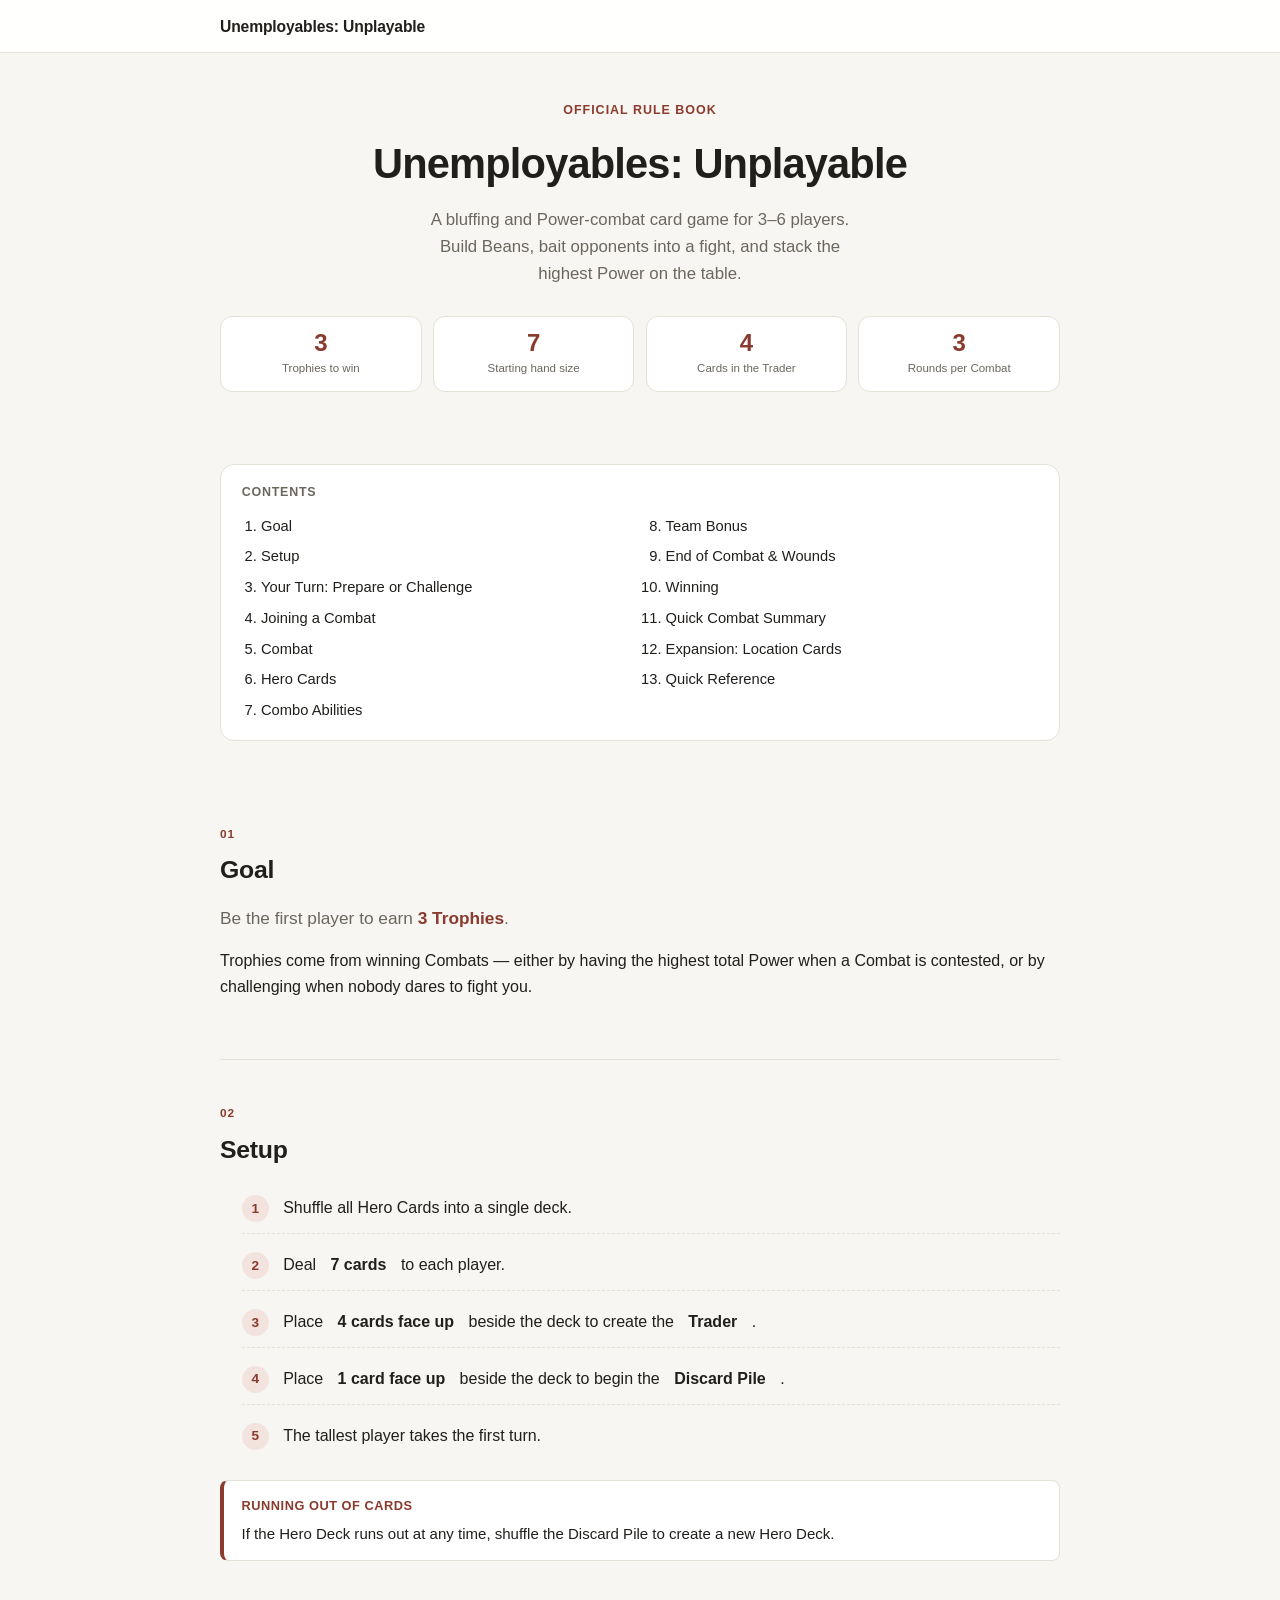
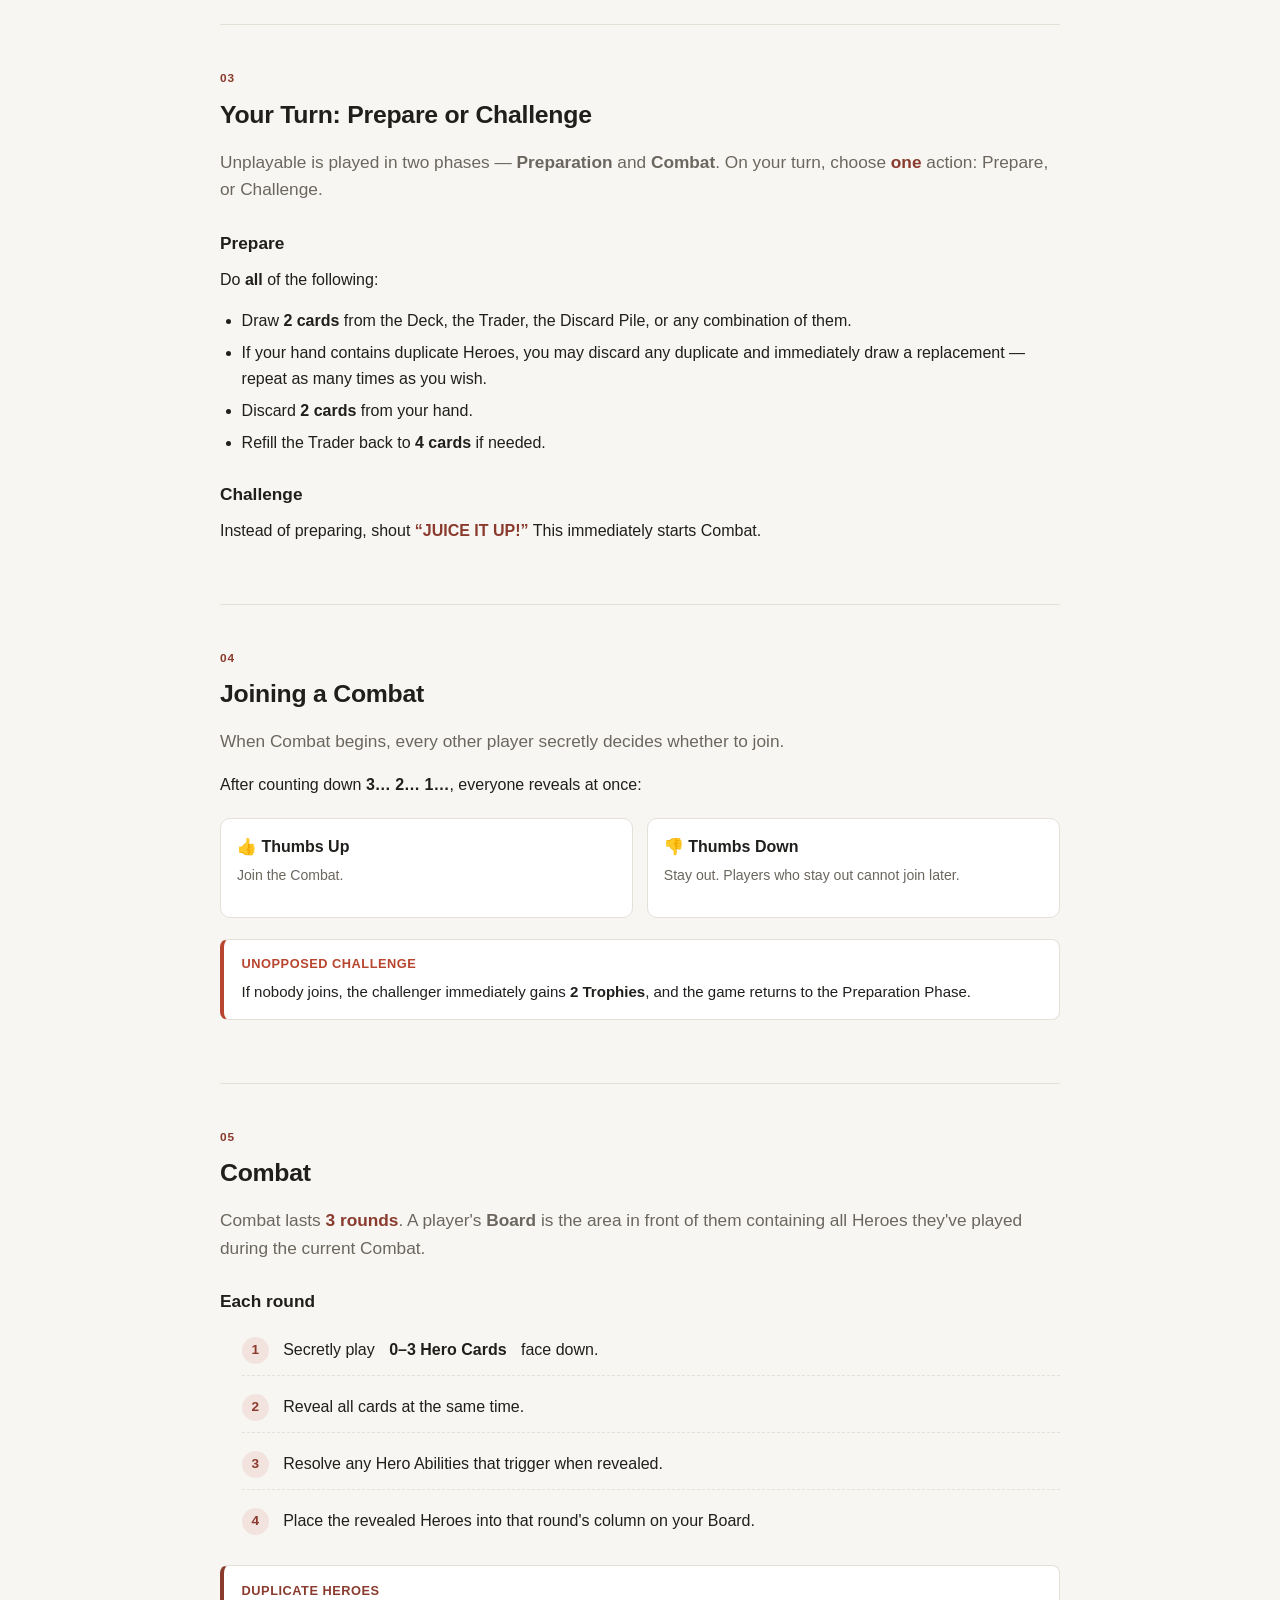
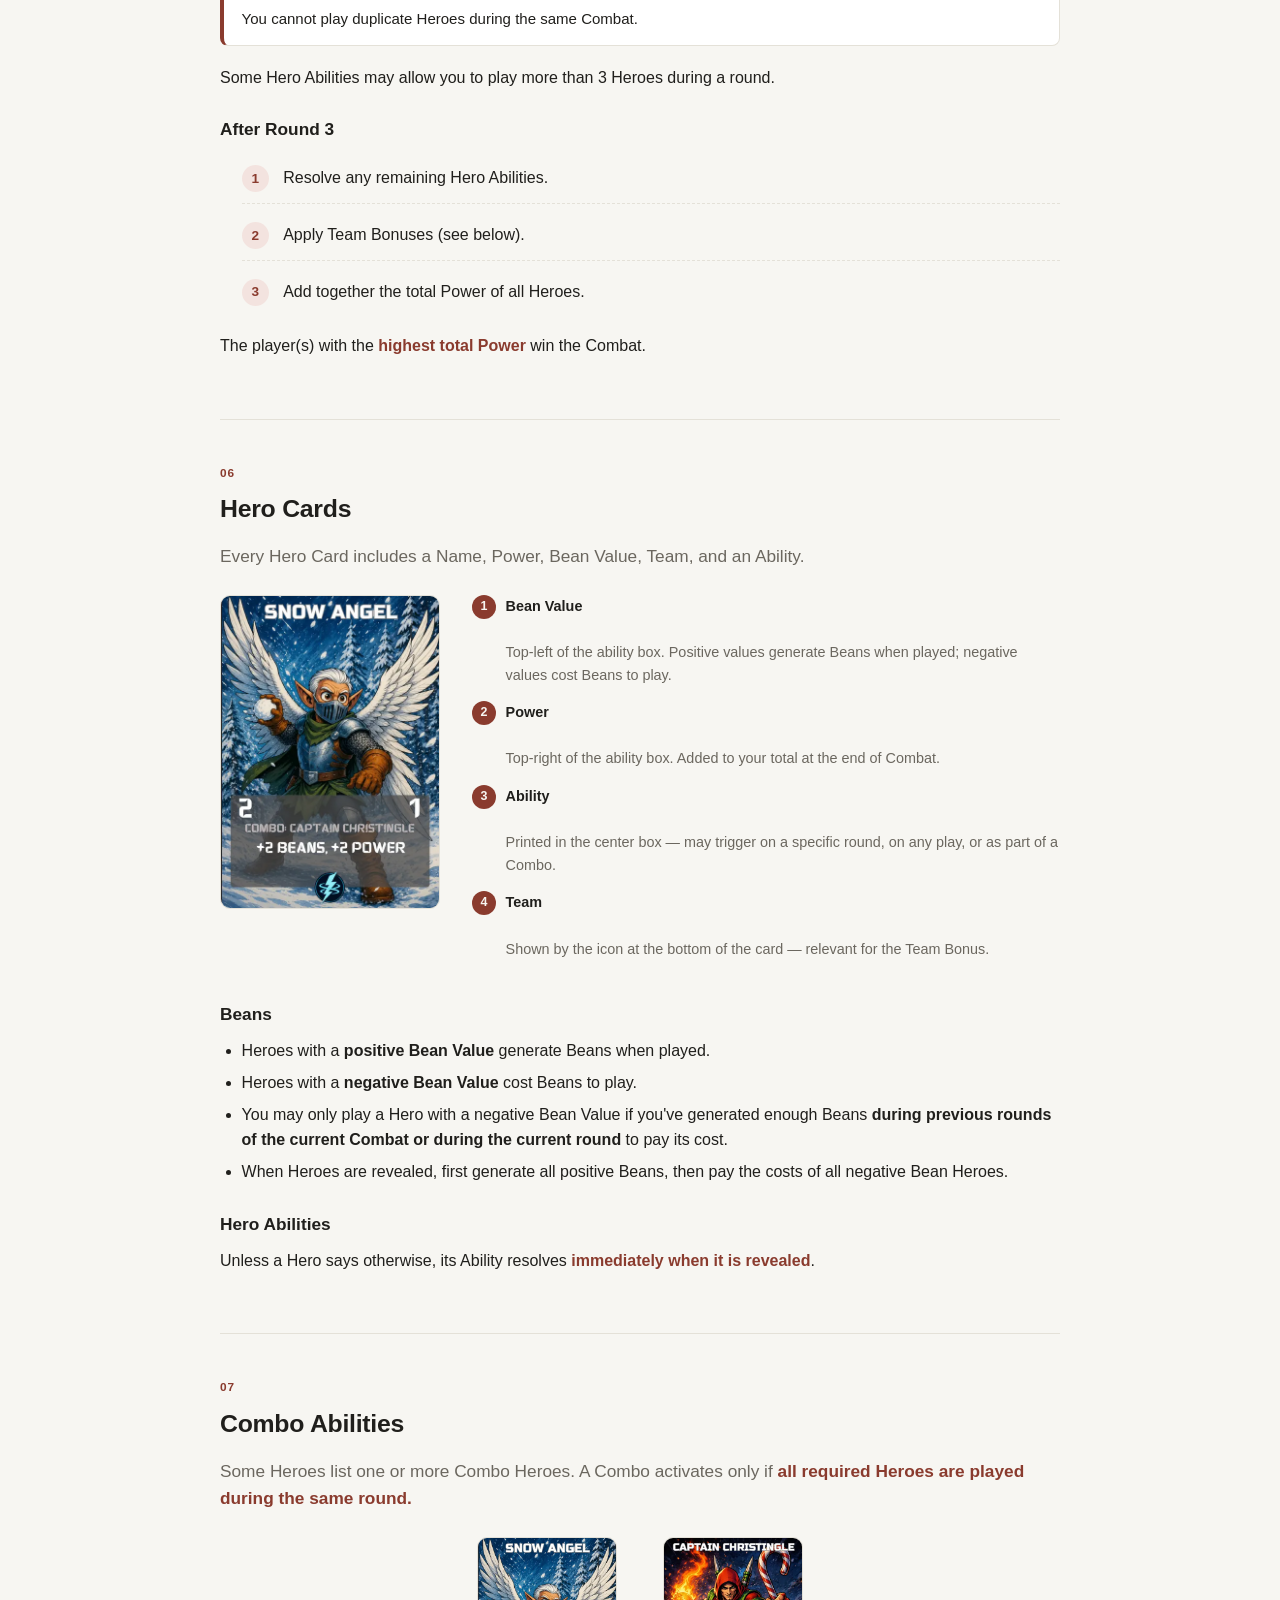
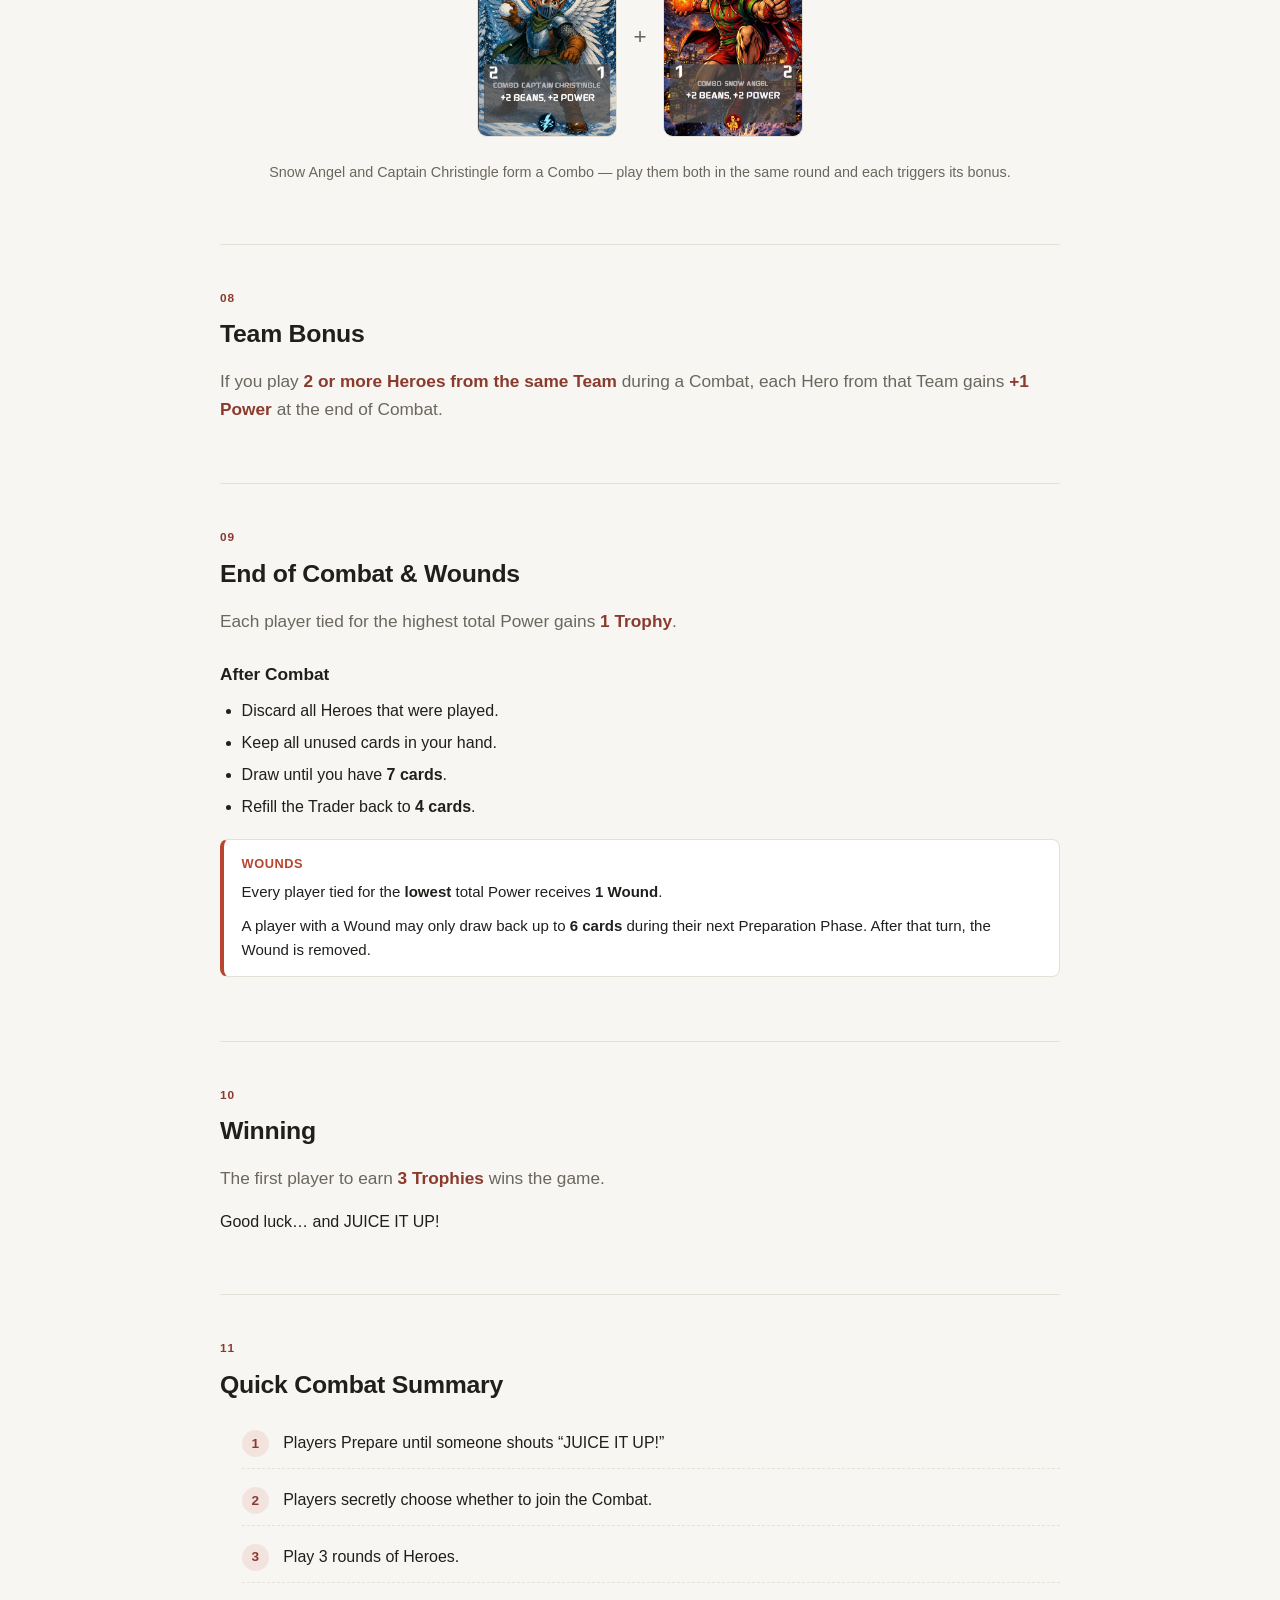
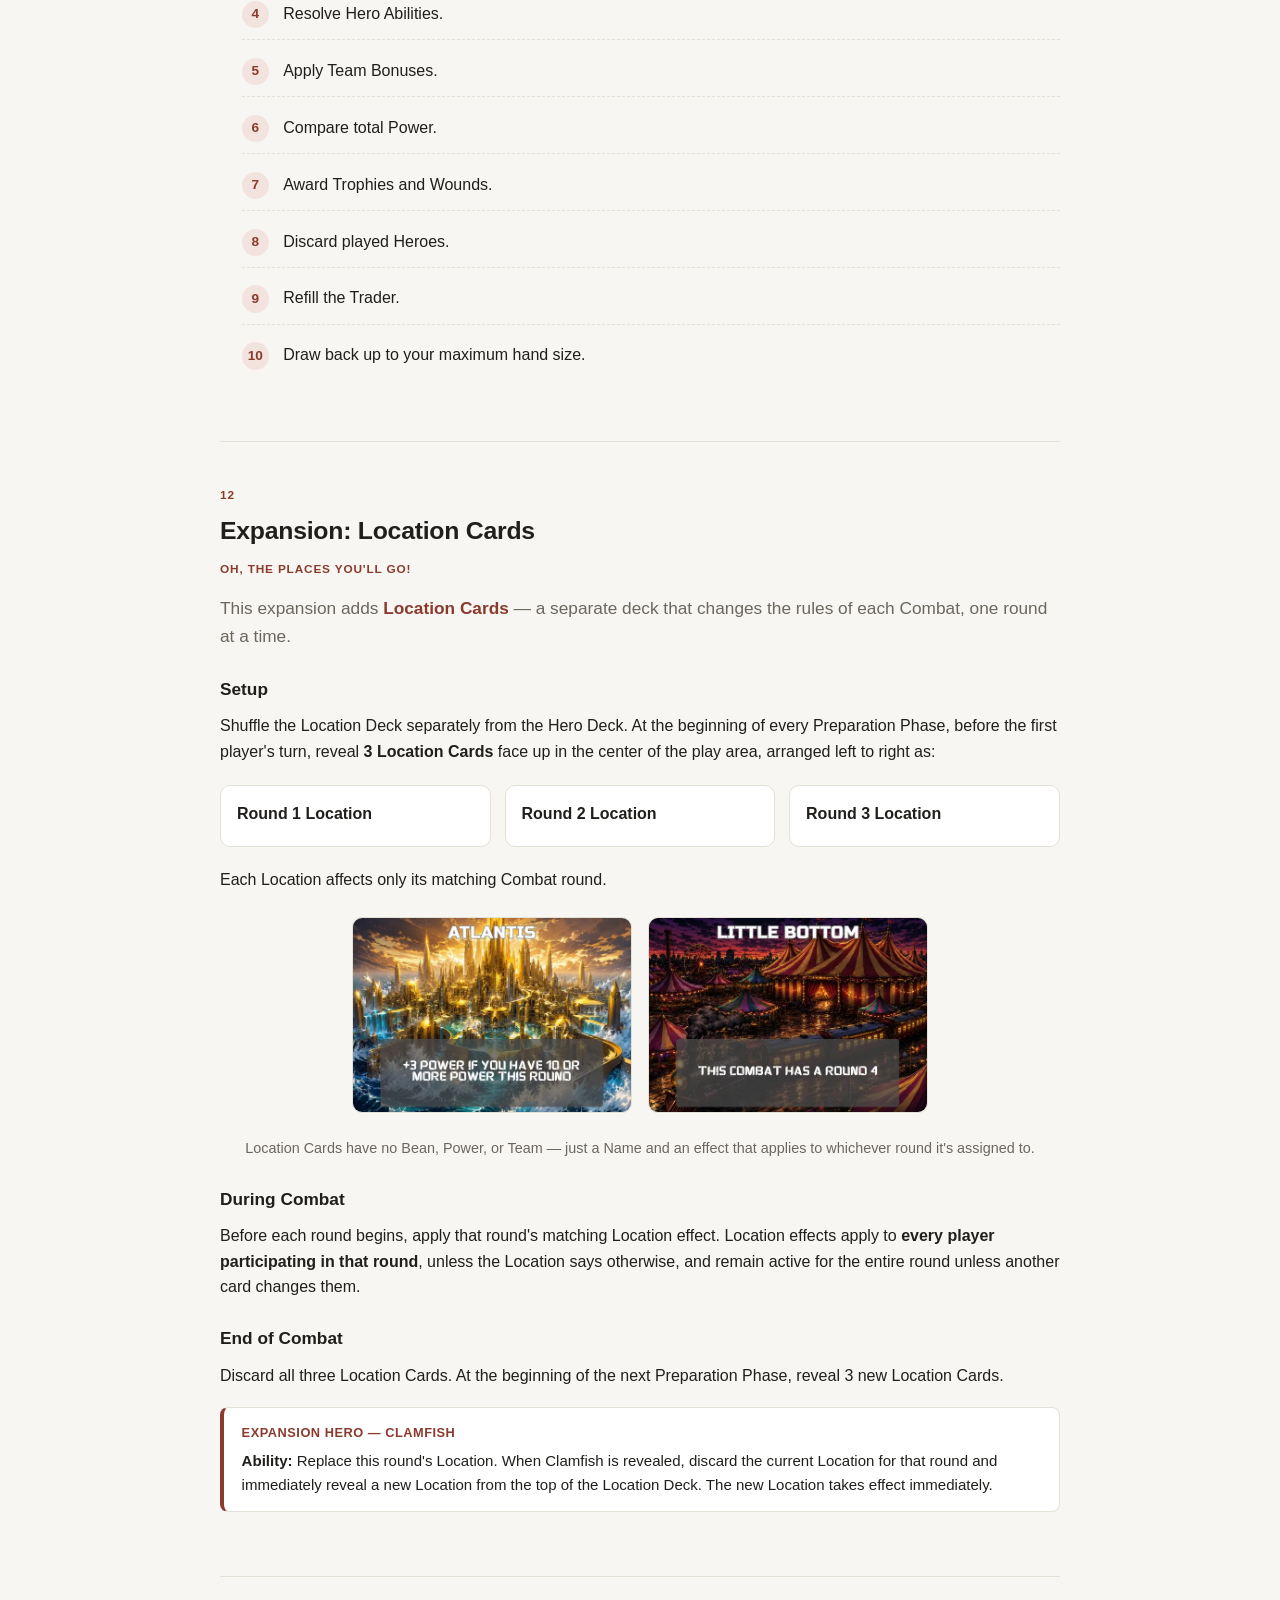
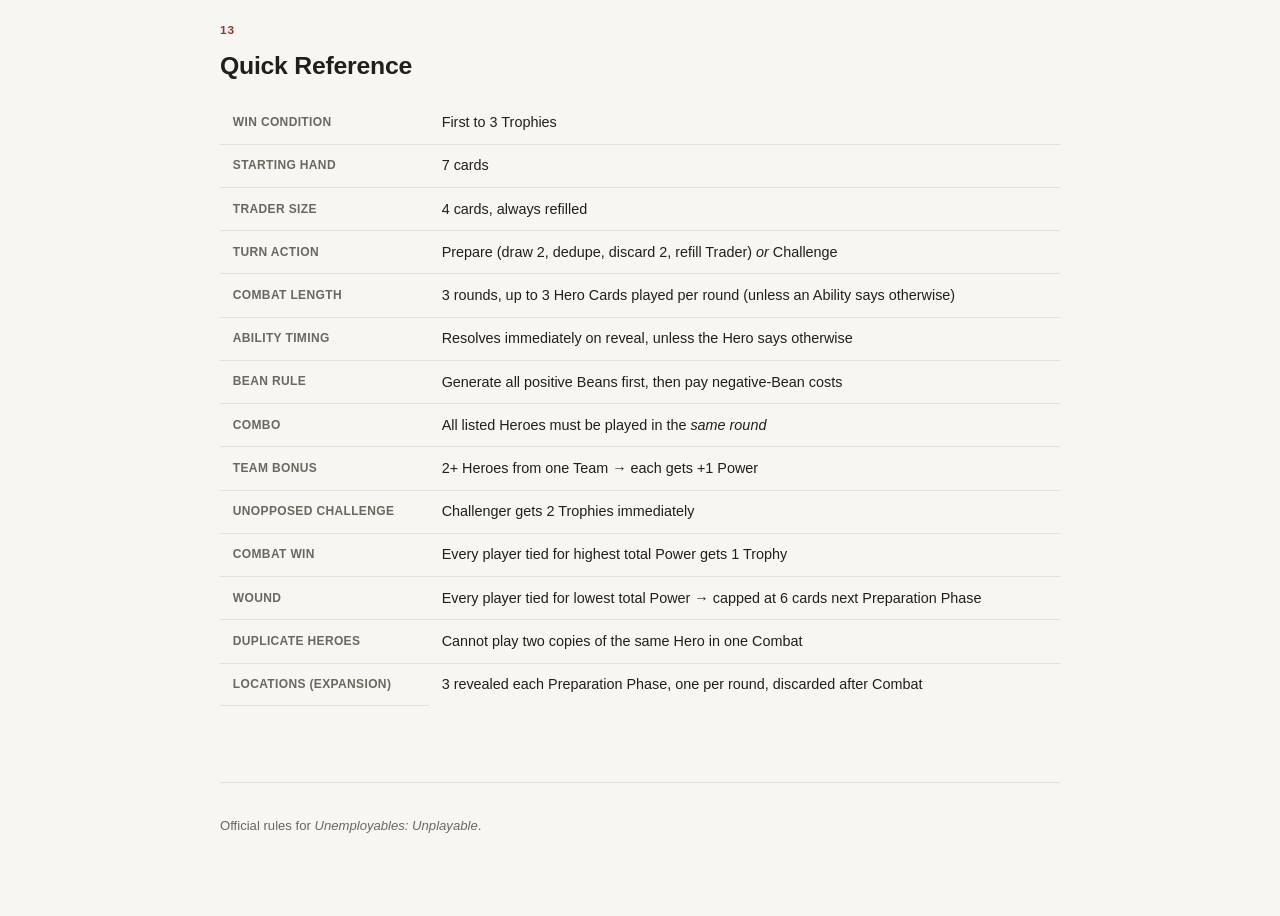
<file: site/index.html>
<!doctype html>
<html lang="en">
<head>
<meta charset="utf-8">
<meta name="viewport" content="width=device-width, initial-scale=1">
<title>Unemployables: Unplayable — Official Rules</title>
<meta name="description" content="Official rulebook for Unemployables: Unplayable, a 3-round bluffing and Power-combat card game.">
<link rel="stylesheet" href="rules.css">
</head>
<body>

<nav class="site-nav">
  <div class="nav-inner">
    <a class="nav-logo" href="index.html">Unemployables: Unplayable</a>
  </div>
</nav>

<div class="wrap">

  <header class="hero">
    <div class="kicker">Official Rule Book</div>
    <h1>Unemployables: Unplayable</h1>
    <p class="tagline">A bluffing and Power-combat card game for 3&ndash;6 players. Build Beans, bait
      opponents into a fight, and stack the highest Power on the table.</p>
    <div class="stat-strip">
      <div class="stat-chip"><div class="num">3</div><div class="label">Trophies to win</div></div>
      <div class="stat-chip"><div class="num">7</div><div class="label">Starting hand size</div></div>
      <div class="stat-chip"><div class="num">4</div><div class="label">Cards in the Trader</div></div>
      <div class="stat-chip"><div class="num">3</div><div class="label">Rounds per Combat</div></div>
    </div>
  </header>

  <nav class="toc" aria-label="Table of contents">
    <h2>Contents</h2>
    <ol>
      <li><a href="#goal">Goal</a></li>
      <li><a href="#setup">Setup</a></li>
      <li><a href="#turn">Your Turn: Prepare or Challenge</a></li>
      <li><a href="#joining">Joining a Combat</a></li>
      <li><a href="#combat">Combat</a></li>
      <li><a href="#hero-cards">Hero Cards</a></li>
      <li><a href="#combos">Combo Abilities</a></li>
      <li><a href="#team-bonus">Team Bonus</a></li>
      <li><a href="#end-of-combat">End of Combat &amp; Wounds</a></li>
      <li><a href="#winning">Winning</a></li>
      <li><a href="#summary">Quick Combat Summary</a></li>
      <li><a href="#locations">Expansion: Location Cards</a></li>
      <li><a href="#quick-reference">Quick Reference</a></li>
    </ol>
  </nav>

  <section class="rule-section" id="goal">
    <div class="section-kicker">01</div>
    <h2>Goal</h2>
    <p class="lede">Be the first player to earn <strong class="hl">3 Trophies</strong>.</p>
    <p>Trophies come from winning Combats — either by having the highest total Power when a Combat
      is contested, or by challenging when nobody dares to fight you.</p>
  </section>

  <section class="rule-section" id="setup">
    <div class="section-kicker">02</div>
    <h2>Setup</h2>
    <ol class="step-list">
      <li>Shuffle all Hero Cards into a single deck.</li>
      <li>Deal <strong>7 cards</strong> to each player.</li>
      <li>Place <strong>4 cards face up</strong> beside the deck to create the <strong>Trader</strong>.</li>
      <li>Place <strong>1 card face up</strong> beside the deck to begin the <strong>Discard Pile</strong>.</li>
      <li>The tallest player takes the first turn.</li>
    </ol>
    <div class="callout">
      <div class="callout-title">Running out of cards</div>
      If the Hero Deck runs out at any time, shuffle the Discard Pile to create a new Hero Deck.
    </div>
  </section>

  <section class="rule-section" id="turn">
    <div class="section-kicker">03</div>
    <h2>Your Turn: Prepare or Challenge</h2>
    <p class="lede">Unplayable is played in two phases — <strong>Preparation</strong> and
      <strong>Combat</strong>. On your turn, choose <strong class="hl">one</strong> action: Prepare,
      or Challenge.</p>

    <h3>Prepare</h3>
    <p>Do <strong>all</strong> of the following:</p>
    <ul>
      <li>Draw <strong>2 cards</strong> from the Deck, the Trader, the Discard Pile, or any combination of them.</li>
      <li>If your hand contains duplicate Heroes, you may discard any duplicate and immediately draw a
        replacement — repeat as many times as you wish.</li>
      <li>Discard <strong>2 cards</strong> from your hand.</li>
      <li>Refill the Trader back to <strong>4 cards</strong> if needed.</li>
    </ul>

    <h3>Challenge</h3>
    <p>Instead of preparing, shout <strong class="hl">&ldquo;JUICE IT UP!&rdquo;</strong> This immediately
      starts Combat.</p>
  </section>

  <section class="rule-section" id="joining">
    <div class="section-kicker">04</div>
    <h2>Joining a Combat</h2>
    <p class="lede">When Combat begins, every other player secretly decides whether to join.</p>
    <p>After counting down <strong>3&hellip; 2&hellip; 1&hellip;</strong>, everyone reveals at once:</p>
    <div class="term-grid">
      <div class="term-card">
        <div class="term-name">👍 Thumbs Up</div>
        <p>Join the Combat.</p>
      </div>
      <div class="term-card">
        <div class="term-name">👎 Thumbs Down</div>
        <p>Stay out. Players who stay out cannot join later.</p>
      </div>
    </div>
    <div class="callout warn">
      <div class="callout-title">Unopposed Challenge</div>
      If nobody joins, the challenger immediately gains <strong>2 Trophies</strong>, and the game
      returns to the Preparation Phase.
    </div>
  </section>

  <section class="rule-section" id="combat">
    <div class="section-kicker">05</div>
    <h2>Combat</h2>
    <p class="lede">Combat lasts <strong class="hl">3 rounds</strong>. A player's <strong>Board</strong>
      is the area in front of them containing all Heroes they've played during the current Combat.</p>

    <h3>Each round</h3>
    <ol class="step-list">
      <li>Secretly play <strong>0&ndash;3 Hero Cards</strong> face down.</li>
      <li>Reveal all cards at the same time.</li>
      <li>Resolve any Hero Abilities that trigger when revealed.</li>
      <li>Place the revealed Heroes into that round's column on your Board.</li>
    </ol>

    <div class="callout">
      <div class="callout-title">Duplicate Heroes</div>
      You cannot play duplicate Heroes during the same Combat.
    </div>

    <p>Some Hero Abilities may allow you to play more than 3 Heroes during a round.</p>

    <h3>After Round 3</h3>
    <ol class="step-list">
      <li>Resolve any remaining Hero Abilities.</li>
      <li>Apply Team Bonuses (see below).</li>
      <li>Add together the total Power of all Heroes.</li>
    </ol>
    <p>The player(s) with the <strong class="hl">highest total Power</strong> win the Combat.</p>
  </section>

  <section class="rule-section" id="hero-cards">
    <div class="section-kicker">06</div>
    <h2>Hero Cards</h2>
    <p class="lede">Every Hero Card includes a Name, Power, Bean Value, Team, and an Ability.</p>

    <div class="example-wrap">
      <div class="example-card">
        <img src="cards/9.webp" alt="Snow Angel card" loading="lazy">
      </div>
      <div class="example-labels">
        <div class="example-label">
          <span class="dot">1</span>
          <div><strong>Bean Value</strong><br><span class="desc">Top-left of the ability box. Positive
            values generate Beans when played; negative values cost Beans to play.</span></div>
        </div>
        <div class="example-label">
          <span class="dot">2</span>
          <div><strong>Power</strong><br><span class="desc">Top-right of the ability box. Added to your
            total at the end of Combat.</span></div>
        </div>
        <div class="example-label">
          <span class="dot">3</span>
          <div><strong>Ability</strong><br><span class="desc">Printed in the center box — may trigger on
            a specific round, on any play, or as part of a Combo.</span></div>
        </div>
        <div class="example-label">
          <span class="dot">4</span>
          <div><strong>Team</strong><br><span class="desc">Shown by the icon at the bottom of the card
            &mdash; relevant for the Team Bonus.</span></div>
        </div>
      </div>
    </div>

    <h3>Beans</h3>
    <ul>
      <li>Heroes with a <strong>positive Bean Value</strong> generate Beans when played.</li>
      <li>Heroes with a <strong>negative Bean Value</strong> cost Beans to play.</li>
      <li>You may only play a Hero with a negative Bean Value if you've generated enough Beans
        <strong>during previous rounds of the current Combat or during the current round</strong> to
        pay its cost.</li>
      <li>When Heroes are revealed, first generate all positive Beans, then pay the costs of all
        negative Bean Heroes.</li>
    </ul>

    <h3>Hero Abilities</h3>
    <p>Unless a Hero says otherwise, its Ability resolves <strong class="hl">immediately when it is
      revealed</strong>.</p>
  </section>

  <section class="rule-section" id="combos">
    <div class="section-kicker">07</div>
    <h2>Combo Abilities</h2>
    <p class="lede">Some Heroes list one or more Combo Heroes. A Combo activates only if
      <strong class="hl">all required Heroes are played during the same round.</strong></p>

    <div class="combo-example">
      <img src="cards/9.webp" alt="Snow Angel">
      <span class="combo-plus">+</span>
      <img src="cards/47.webp" alt="Captain Christingle">
    </div>
    <p style="text-align:center; color:var(--text-dim); font-size:0.9rem;">
      Snow Angel and Captain Christingle form a Combo — play them both in the same round and each
      triggers its bonus.
    </p>
  </section>

  <section class="rule-section" id="team-bonus">
    <div class="section-kicker">08</div>
    <h2>Team Bonus</h2>
    <p class="lede">If you play <strong class="hl">2 or more Heroes from the same Team</strong> during
      a Combat, each Hero from that Team gains <strong class="hl">+1 Power</strong> at the end of
      Combat.</p>
  </section>

  <section class="rule-section" id="end-of-combat">
    <div class="section-kicker">09</div>
    <h2>End of Combat &amp; Wounds</h2>
    <p class="lede">Each player tied for the highest total Power gains <strong class="hl">1
      Trophy</strong>.</p>

    <h3>After Combat</h3>
    <ul>
      <li>Discard all Heroes that were played.</li>
      <li>Keep all unused cards in your hand.</li>
      <li>Draw until you have <strong>7 cards</strong>.</li>
      <li>Refill the Trader back to <strong>4 cards</strong>.</li>
    </ul>

    <div class="callout warn">
      <div class="callout-title">Wounds</div>
      Every player tied for the <strong>lowest</strong> total Power receives <strong>1 Wound</strong>.
      <p style="margin: 0.6rem 0 0;">A player with a Wound may only draw back up to
        <strong>6 cards</strong> during their next Preparation Phase. After that turn, the Wound is
        removed.</p>
    </div>
  </section>

  <section class="rule-section" id="winning">
    <div class="section-kicker">10</div>
    <h2>Winning</h2>
    <p class="lede">The first player to earn <strong class="hl">3 Trophies</strong> wins the game.</p>
    <p>Good luck&hellip; and JUICE IT UP!</p>
  </section>

  <section class="rule-section" id="summary">
    <div class="section-kicker">11</div>
    <h2>Quick Combat Summary</h2>
    <ol class="step-list">
      <li>Players Prepare until someone shouts &ldquo;JUICE IT UP!&rdquo;</li>
      <li>Players secretly choose whether to join the Combat.</li>
      <li>Play 3 rounds of Heroes.</li>
      <li>Resolve Hero Abilities.</li>
      <li>Apply Team Bonuses.</li>
      <li>Compare total Power.</li>
      <li>Award Trophies and Wounds.</li>
      <li>Discard played Heroes.</li>
      <li>Refill the Trader.</li>
      <li>Draw back up to your maximum hand size.</li>
    </ol>
  </section>

  <section class="rule-section" id="locations">
    <div class="section-kicker">12</div>
    <h2>Expansion: Location Cards</h2>
    <p class="section-kicker" style="margin-top:-0.3rem;">Oh, the Places You'll Go!</p>
    <p class="lede">This expansion adds <strong class="hl">Location Cards</strong> — a separate deck
      that changes the rules of each Combat, one round at a time.</p>

    <h3>Setup</h3>
    <p>Shuffle the Location Deck separately from the Hero Deck. At the beginning of every
      Preparation Phase, before the first player's turn, reveal <strong>3 Location Cards</strong>
      face up in the center of the play area, arranged left to right as:</p>
    <div class="term-grid">
      <div class="term-card"><div class="term-name">Round 1 Location</div></div>
      <div class="term-card"><div class="term-name">Round 2 Location</div></div>
      <div class="term-card"><div class="term-name">Round 3 Location</div></div>
    </div>
    <p>Each Location affects only its matching Combat round.</p>

    <div class="location-example-wrap">
      <img src="cards/loc-atlantis.webp" alt="Atlantis location card: +3 Power if you have 10 or more Power this round" loading="lazy">
      <img src="cards/loc-littlebottom.webp" alt="Little Bottom location card: this combat has a Round 4" loading="lazy">
    </div>
    <p style="text-align:center; color:var(--text-dim); font-size:0.9rem;">
      Location Cards have no Bean, Power, or Team — just a Name and an effect that applies to
      whichever round it's assigned to.
    </p>

    <h3>During Combat</h3>
    <p>Before each round begins, apply that round's matching Location effect. Location effects apply
      to <strong>every player participating in that round</strong>, unless the Location says
      otherwise, and remain active for the entire round unless another card changes them.</p>

    <h3>End of Combat</h3>
    <p>Discard all three Location Cards. At the beginning of the next Preparation Phase, reveal 3 new
      Location Cards.</p>

    <div class="callout">
      <div class="callout-title">Expansion Hero — Clamfish</div>
      <strong>Ability:</strong> Replace this round's Location. When Clamfish is revealed, discard the
      current Location for that round and immediately reveal a new Location from the top of the
      Location Deck. The new Location takes effect immediately.
    </div>
  </section>

  <section class="rule-section" id="quick-reference">
    <div class="section-kicker">13</div>
    <h2>Quick Reference</h2>
    <table class="ref-table">
      <tr><th>Win condition</th><td>First to 3 Trophies</td></tr>
      <tr><th>Starting hand</th><td>7 cards</td></tr>
      <tr><th>Trader size</th><td>4 cards, always refilled</td></tr>
      <tr><th>Turn action</th><td>Prepare (draw 2, dedupe, discard 2, refill Trader) <em>or</em> Challenge</td></tr>
      <tr><th>Combat length</th><td>3 rounds, up to 3 Hero Cards played per round (unless an Ability says otherwise)</td></tr>
      <tr><th>Ability timing</th><td>Resolves immediately on reveal, unless the Hero says otherwise</td></tr>
      <tr><th>Bean rule</th><td>Generate all positive Beans first, then pay negative-Bean costs</td></tr>
      <tr><th>Combo</th><td>All listed Heroes must be played in the <em>same round</em></td></tr>
      <tr><th>Team Bonus</th><td>2+ Heroes from one Team &rarr; each gets +1 Power</td></tr>
      <tr><th>Unopposed challenge</th><td>Challenger gets 2 Trophies immediately</td></tr>
      <tr><th>Combat win</th><td>Every player tied for highest total Power gets 1 Trophy</td></tr>
      <tr><th>Wound</th><td>Every player tied for lowest total Power &rarr; capped at 6 cards next Preparation Phase</td></tr>
      <tr><th>Duplicate Heroes</th><td>Cannot play two copies of the same Hero in one Combat</td></tr>
      <tr><th>Locations (expansion)</th><td>3 revealed each Preparation Phase, one per round, discarded after Combat</td></tr>
    </table>
  </section>

  <footer>
    Official rules for <em>Unemployables: Unplayable</em>.
  </footer>

</div>
</body>
</html>
</file>
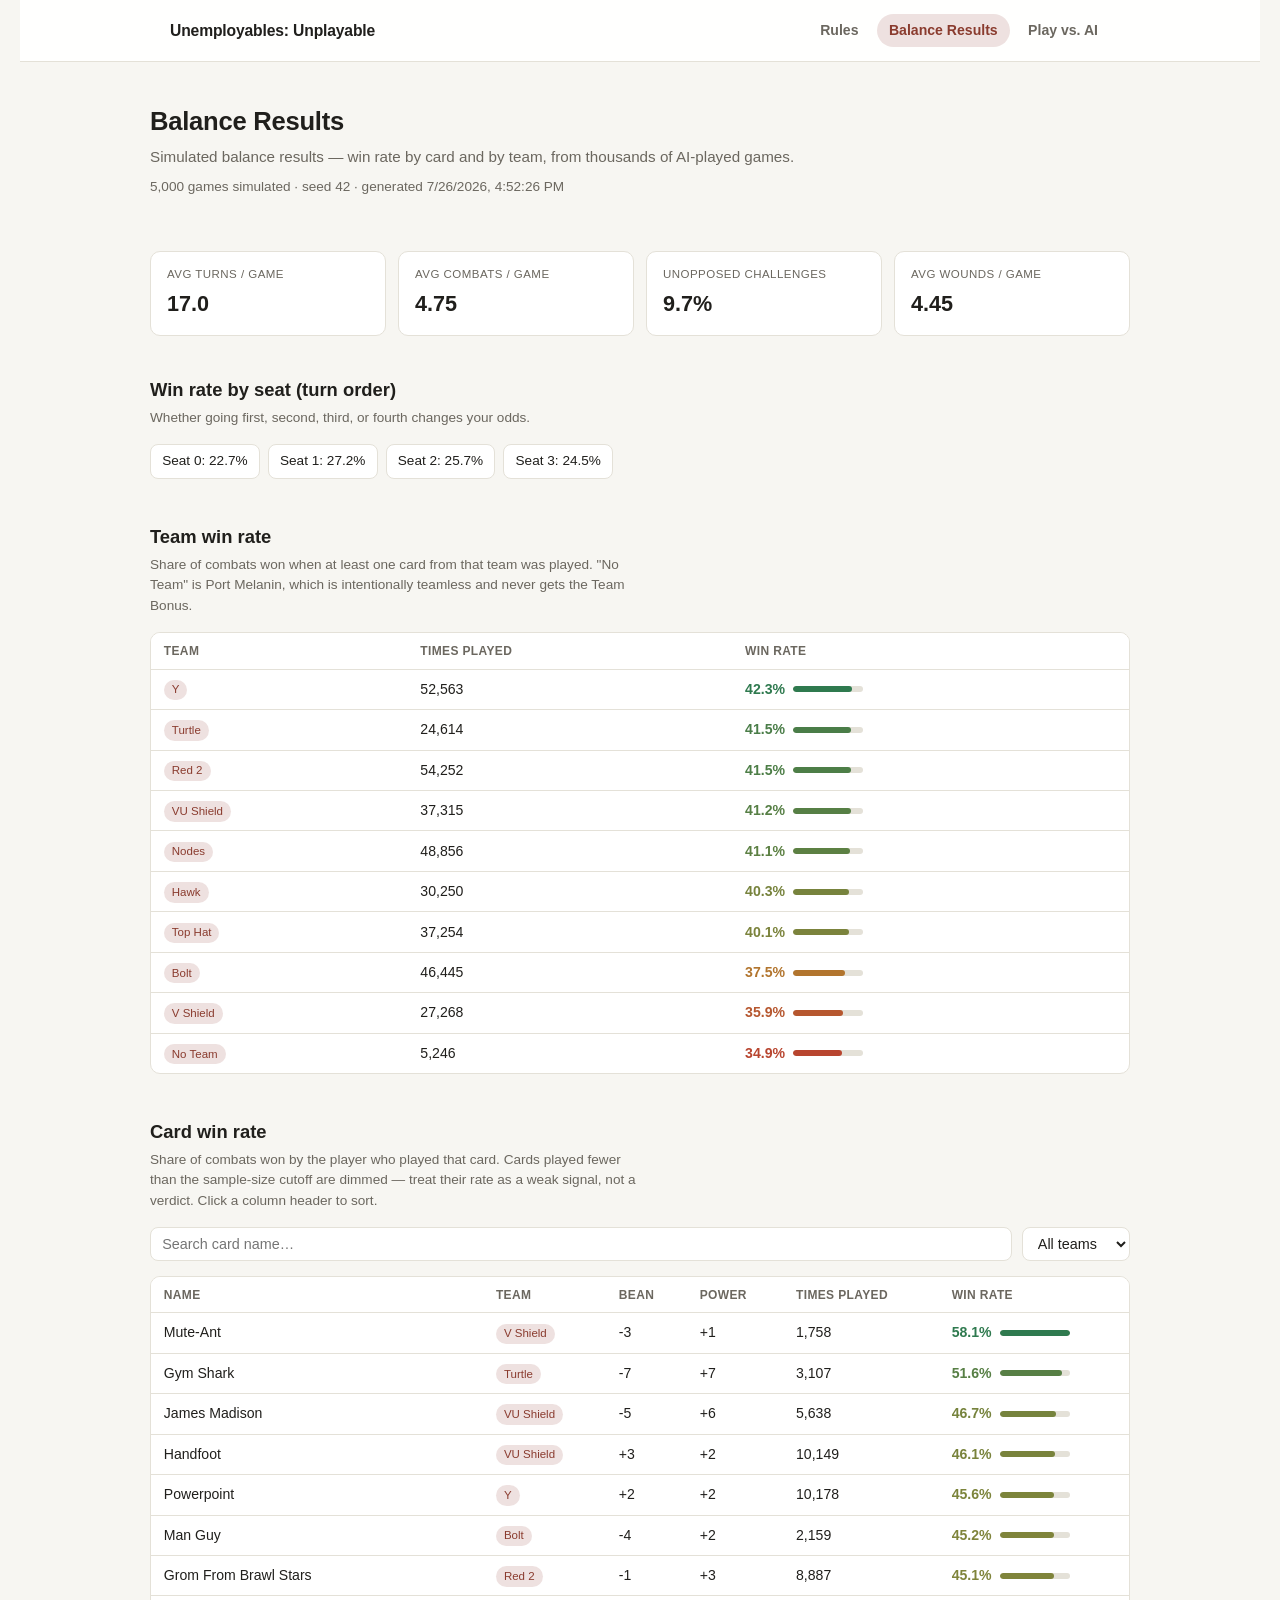
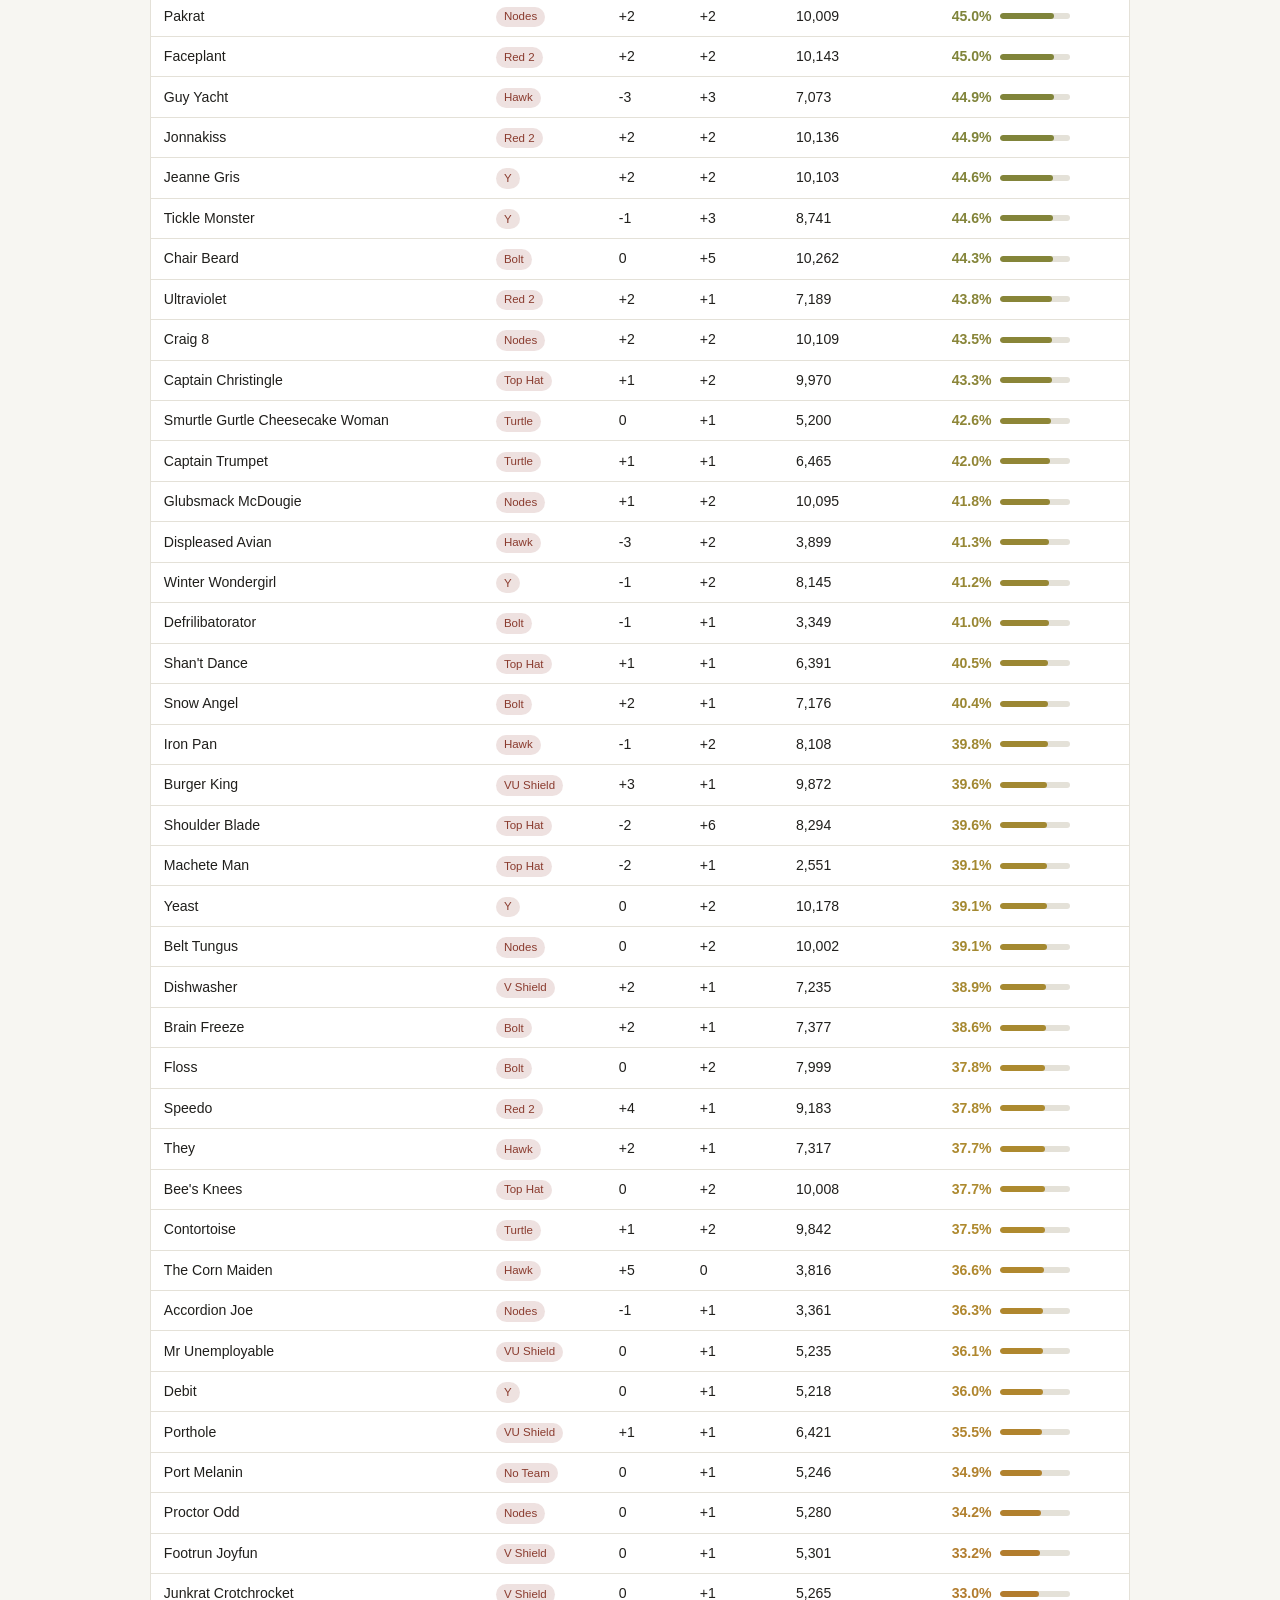
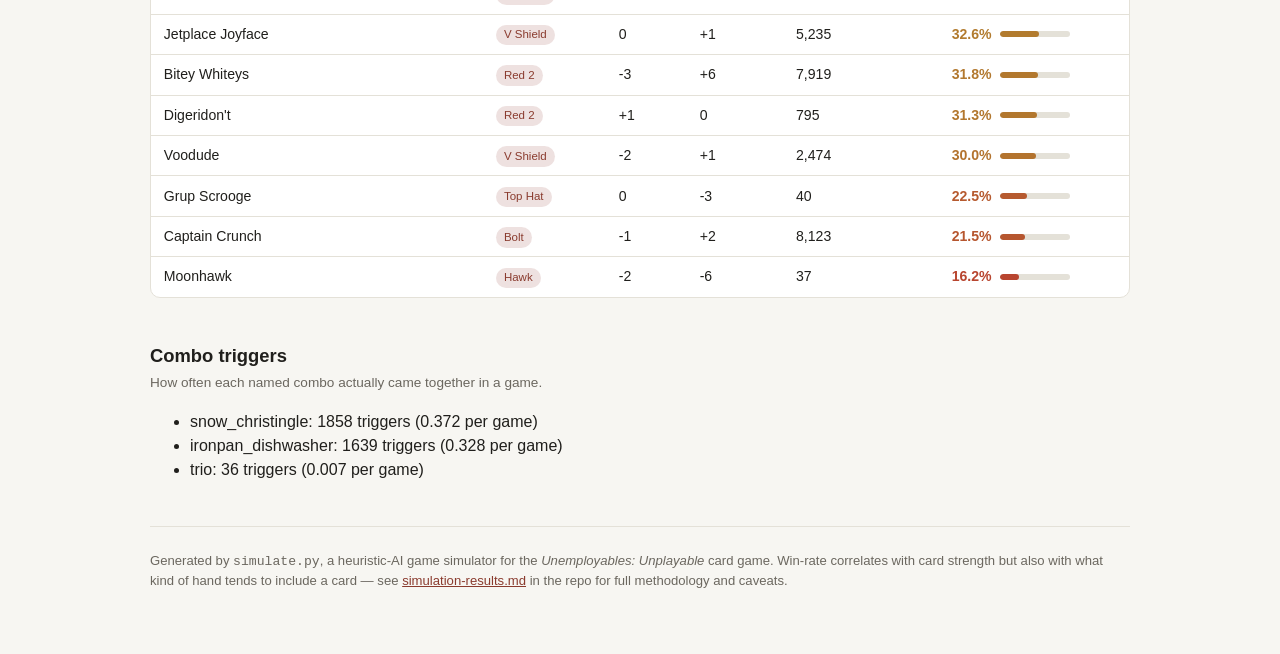
<file: site/results.html>
<!doctype html>
<html lang="en">
<head>
<meta charset="utf-8">
<meta name="viewport" content="width=device-width, initial-scale=1">
<title>Unemployables: Unplayable — Balance Results</title>
<link rel="stylesheet" href="style.css">
</head>
<body>

<nav class="site-nav">
  <div class="nav-inner">
    <a class="nav-logo" href="index.html">Unemployables: Unplayable</a>
    <div class="nav-links">
      <a href="index.html">Rules</a>
      <a href="results.html" class="active">Balance Results</a>
      <a href="play.html">Play vs. AI</a>
    </div>
  </div>
</nav>

<div class="wrap">
  <header>
    <div>
      <h1>Balance Results</h1>
      <p class="subtitle">Simulated balance results — win rate by card and by team, from thousands of AI-played games.</p>
      <p class="meta">
        <span id="games-count">—</span> games simulated ·
        seed <span id="seed-value">—</span> ·
        generated <span id="generated-at">—</span>
      </p>
    </div>
  </header>

  <div id="error-banner" style="display:none; background:var(--bad); color:#fff; padding:0.75rem 1rem; border-radius:8px; margin-bottom:1.5rem;"></div>

  <div class="stat-grid">
    <div class="stat-card">
      <div class="label">Avg turns / game</div>
      <div class="value" id="stat-turns">—</div>
    </div>
    <div class="stat-card">
      <div class="label">Avg combats / game</div>
      <div class="value" id="stat-combats">—</div>
    </div>
    <div class="stat-card">
      <div class="label">Unopposed challenges</div>
      <div class="value" id="stat-unopposed">—</div>
    </div>
    <div class="stat-card">
      <div class="label">Avg wounds / game</div>
      <div class="value" id="stat-wounds">—</div>
    </div>
  </div>

  <section>
    <h2>Win rate by seat (turn order)</h2>
    <p class="section-note">Whether going first, second, third, or fourth changes your odds.</p>
    <div class="seat-row" id="seat-rates"></div>
  </section>

  <section>
    <h2>Team win rate</h2>
    <p class="section-note">Share of combats won when at least one card from that team was played. "No Team" is Port Melanin, which is intentionally teamless and never gets the Team Bonus.</p>
    <div class="table-scroll">
      <table id="team-table">
        <thead>
          <tr>
            <th data-key="team">Team</th>
            <th data-key="played" data-default-dir="desc">Times Played</th>
            <th data-key="win_rate" data-default-dir="desc">Win Rate</th>
          </tr>
        </thead>
        <tbody id="team-body"></tbody>
      </table>
    </div>
  </section>

  <section>
    <h2>Card win rate</h2>
    <p class="section-note">Share of combats won by the player who played that card. Cards played fewer than the sample-size cutoff are dimmed — treat their rate as a weak signal, not a verdict. Click a column header to sort.</p>
    <div class="controls">
      <input type="search" id="card-search" placeholder="Search card name…">
      <select id="team-filter">
        <option value="">All teams</option>
      </select>
    </div>
    <div class="table-scroll">
      <table id="card-table">
        <thead>
          <tr>
            <th data-key="name">Name</th>
            <th data-key="team">Team</th>
            <th data-key="bean" data-default-dir="desc">Bean</th>
            <th data-key="power" data-default-dir="desc">Power</th>
            <th data-key="played" data-default-dir="desc">Times Played</th>
            <th data-key="win_rate" data-default-dir="desc">Win Rate</th>
          </tr>
        </thead>
        <tbody id="card-body"></tbody>
      </table>
    </div>
  </section>

  <section>
    <h2>Combo triggers</h2>
    <p class="section-note">How often each named combo actually came together in a game.</p>
    <ul id="combo-list"></ul>
  </section>

  <footer>
    Generated by <code>simulate.py</code>, a heuristic-AI game simulator for the
    <em>Unemployables: Unplayable</em> card game. Win-rate correlates with card strength but
    also with what kind of hand tends to include a card — see
    <a href="https://github.com/nickmckay/unplayable/blob/main/simulation-results.md">simulation-results.md</a>
    in the repo for full methodology and caveats.
  </footer>
</div>
<script src="app.js"></script>
</body>
</html>
</file>
<file: site/rules.css>
:root {
  --bg: #f7f6f2;
  --surface: #ffffff;
  --surface-2: #fbfaf7;
  --text: #201f1c;
  --text-dim: #6b675f;
  --border: #e4e1d8;
  --accent: #8a3b2e;
  --accent-soft: #f3e3df;
  --good: #2f7a4f;
  --bad: #b8452f;
  --mid: #b08a2e;
  font-family: -apple-system, BlinkMacSystemFont, "Segoe UI", Helvetica, Arial, sans-serif;
}
@media (prefers-color-scheme: dark) {
  :root {
    --bg: #16151a; --surface: #201f26; --surface-2: #1b1a20; --text: #ece9e2; --text-dim: #a6a29a;
    --border: #35333c; --accent: #e0a37c; --accent-soft: #3a2b24; --good: #6fcf97; --bad: #f08a72; --mid: #e0c26c;
  }
}
:root[data-theme="dark"] {
  --bg: #16151a; --surface: #201f26; --surface-2: #1b1a20; --text: #ece9e2; --text-dim: #a6a29a;
  --border: #35333c; --accent: #e0a37c; --accent-soft: #3a2b24; --good: #6fcf97; --bad: #f08a72; --mid: #e0c26c;
}
:root[data-theme="light"] {
  --bg: #f7f6f2; --surface: #ffffff; --surface-2: #fbfaf7; --text: #201f1c; --text-dim: #6b675f;
  --border: #e4e1d8; --accent: #8a3b2e; --accent-soft: #f3e3df; --good: #2f7a4f; --bad: #b8452f; --mid: #b08a2e;
}

* { box-sizing: border-box; }

html { scroll-behavior: smooth; }

body {
  background: var(--bg);
  color: var(--text);
  margin: 0;
  line-height: 1.6;
}

.wrap {
  max-width: 880px;
  margin: 0 auto;
  padding: 0 1.25rem 5rem;
}

/* ---- shared site nav (same markup/classes on all 3 pages) ---- */
.site-nav {
  position: sticky;
  top: 0;
  z-index: 20;
  background: color-mix(in srgb, var(--surface) 92%, transparent);
  backdrop-filter: blur(8px);
  border-bottom: 1px solid var(--border);
}
.site-nav .nav-inner {
  max-width: 880px;
  margin: 0 auto;
  padding: 0.85rem 1.25rem;
  display: flex;
  align-items: center;
  justify-content: space-between;
  gap: 1rem;
  flex-wrap: wrap;
}
.nav-logo {
  font-weight: 700;
  font-size: 0.98rem;
  color: var(--text);
  text-decoration: none;
  letter-spacing: -0.01em;
}
.nav-links {
  display: flex;
  gap: 0.4rem;
  flex-wrap: wrap;
}
.nav-links a {
  color: var(--text-dim);
  text-decoration: none;
  font-size: 0.88rem;
  font-weight: 600;
  padding: 0.4rem 0.75rem;
  border-radius: 999px;
  transition: background 0.15s, color 0.15s;
}
.nav-links a:hover { background: var(--surface-2); color: var(--text); }
.nav-links a.active { background: var(--accent-soft); color: var(--accent); }

/* ---- hero ---- */
.hero {
  padding: 3rem 0 1.5rem;
  text-align: center;
}
.hero .kicker {
  font-size: 0.78rem;
  font-weight: 700;
  letter-spacing: 0.08em;
  text-transform: uppercase;
  color: var(--accent);
  margin-bottom: 0.6rem;
}
.hero h1 {
  font-size: clamp(1.9rem, 5vw, 2.6rem);
  margin: 0 0 0.6rem;
  letter-spacing: -0.02em;
}
.hero .tagline {
  color: var(--text-dim);
  font-size: 1.05rem;
  max-width: 46ch;
  margin: 0 auto 1.75rem;
}
.hero-actions {
  display: flex;
  gap: 0.6rem;
  justify-content: center;
  flex-wrap: wrap;
  margin-bottom: 2.25rem;
}
.btn {
  display: inline-flex;
  align-items: center;
  gap: 0.4rem;
  padding: 0.6rem 1.15rem;
  border-radius: 10px;
  font-weight: 600;
  font-size: 0.92rem;
  text-decoration: none;
  border: 1px solid var(--border);
  color: var(--text);
  background: var(--surface);
}
.btn.primary { background: var(--accent); color: var(--bg); border-color: var(--accent); }
.btn:hover { filter: brightness(1.05); }

.stat-strip {
  display: grid;
  grid-template-columns: repeat(auto-fit, minmax(130px, 1fr));
  gap: 0.7rem;
  margin-bottom: 0.5rem;
}
.stat-chip {
  background: var(--surface);
  border: 1px solid var(--border);
  border-radius: 12px;
  padding: 0.85rem 0.5rem;
  text-align: center;
}
.stat-chip .num { font-size: 1.5rem; font-weight: 700; color: var(--accent); line-height: 1.1; }
.stat-chip .label { font-size: 0.72rem; color: var(--text-dim); margin-top: 0.15rem; }

/* ---- table of contents ---- */
.toc {
  background: var(--surface);
  border: 1px solid var(--border);
  border-radius: 14px;
  padding: 1.1rem 1.3rem;
  margin: 2.5rem 0;
}
.toc h2 {
  font-size: 0.78rem;
  text-transform: uppercase;
  letter-spacing: 0.06em;
  color: var(--text-dim);
  margin: 0 0 0.75rem;
}
.toc ol {
  columns: 2;
  gap: 2rem;
  margin: 0;
  padding-left: 1.2rem;
  font-size: 0.92rem;
}
.toc li { break-inside: avoid; margin-bottom: 0.45rem; }
.toc a { color: var(--text); text-decoration: none; }
.toc a:hover { color: var(--accent); }

/* ---- sections ---- */
section.rule-section {
  padding: 2.75rem 0;
  border-bottom: 1px solid var(--border);
  scroll-margin-top: 4.5rem;
}
section.rule-section:last-of-type { border-bottom: none; }

.section-kicker {
  font-size: 0.74rem;
  font-weight: 700;
  letter-spacing: 0.07em;
  text-transform: uppercase;
  color: var(--accent);
  margin-bottom: 0.4rem;
}
section.rule-section h2 {
  font-size: 1.55rem;
  margin: 0 0 0.9rem;
  letter-spacing: -0.01em;
}
section.rule-section h3 {
  font-size: 1.08rem;
  margin: 1.6rem 0 0.6rem;
}
section.rule-section p { margin: 0 0 1rem; }
section.rule-section ul, section.rule-section ol {
  margin: 0 0 1rem;
  padding-left: 1.35rem;
}
section.rule-section li { margin-bottom: 0.4rem; }

.lede {
  font-size: 1.08rem;
  color: var(--text-dim);
}

strong.hl { color: var(--accent); }

/* ---- callout boxes ---- */
.callout {
  border: 1px solid var(--border);
  border-left: 4px solid var(--accent);
  background: var(--surface);
  border-radius: 8px;
  padding: 0.9rem 1.1rem;
  margin: 1.2rem 0;
  font-size: 0.94rem;
}
.callout .callout-title {
  font-weight: 700;
  font-size: 0.8rem;
  text-transform: uppercase;
  letter-spacing: 0.04em;
  color: var(--accent);
  margin-bottom: 0.35rem;
}
.callout.good { border-left-color: var(--good); }
.callout.good .callout-title { color: var(--good); }
.callout.warn { border-left-color: var(--bad); }
.callout.warn .callout-title { color: var(--bad); }

/* ---- step list ---- */
.step-list {
  list-style: none;
  padding: 0;
  margin: 1.2rem 0;
  counter-reset: step;
}
.step-list li {
  counter-increment: step;
  display: flex;
  gap: 0.9rem;
  padding: 0.7rem 0;
  border-bottom: 1px dashed var(--border);
}
.step-list li:last-child { border-bottom: none; }
.step-list li::before {
  content: counter(step);
  flex-shrink: 0;
  width: 1.7rem;
  height: 1.7rem;
  border-radius: 50%;
  background: var(--accent-soft);
  color: var(--accent);
  font-weight: 700;
  font-size: 0.85rem;
  display: flex;
  align-items: center;
  justify-content: center;
}

/* ---- term grid (definitions) ---- */
.term-grid {
  display: grid;
  grid-template-columns: repeat(auto-fit, minmax(200px, 1fr));
  gap: 0.85rem;
  margin: 1.3rem 0;
}
.term-card {
  background: var(--surface);
  border: 1px solid var(--border);
  border-radius: 10px;
  padding: 0.9rem 1rem;
}
.term-card .term-name {
  font-weight: 700;
  margin-bottom: 0.3rem;
  display: flex;
  align-items: center;
  gap: 0.4rem;
}
.term-card p { margin: 0; font-size: 0.88rem; color: var(--text-dim); }

/* ---- annotated example card ---- */
.example-wrap {
  display: flex;
  gap: 2rem;
  align-items: flex-start;
  flex-wrap: wrap;
  margin: 1.5rem 0;
}
.example-card {
  position: relative;
  width: 220px;
  flex-shrink: 0;
}
.example-card img {
  width: 100%;
  display: block;
  border-radius: 10px;
  border: 1px solid var(--border);
}
.example-labels { flex: 1; min-width: 220px; }
.example-label {
  display: flex;
  gap: 0.6rem;
  align-items: flex-start;
  margin-bottom: 0.9rem;
  font-size: 0.9rem;
}
.example-label .dot {
  flex-shrink: 0;
  width: 1.5rem;
  height: 1.5rem;
  border-radius: 50%;
  background: var(--accent);
  color: var(--bg);
  font-weight: 700;
  font-size: 0.78rem;
  display: flex;
  align-items: center;
  justify-content: center;
}
.example-label strong { display: block; }
.example-label span.desc { color: var(--text-dim); }

.combo-example {
  display: flex;
  gap: 1rem;
  align-items: center;
  justify-content: center;
  margin: 1.5rem 0;
  flex-wrap: wrap;
}
.combo-example img {
  width: 140px;
  border-radius: 10px;
  border: 1px solid var(--border);
}
.combo-plus { font-size: 1.4rem; color: var(--text-dim); }

.location-example-wrap {
  display: flex;
  gap: 1rem;
  justify-content: center;
  flex-wrap: wrap;
  margin: 1.5rem 0;
}
.location-example-wrap img {
  width: 280px;
  max-width: 100%;
  border-radius: 10px;
  border: 1px solid var(--border);
}

/* ---- quick reference table ---- */
.ref-table {
  width: 100%;
  border-collapse: collapse;
  font-size: 0.9rem;
  margin: 1rem 0;
}
.ref-table th, .ref-table td {
  text-align: left;
  padding: 0.6rem 0.8rem;
  border-bottom: 1px solid var(--border);
}
.ref-table th {
  color: var(--text-dim);
  font-size: 0.75rem;
  text-transform: uppercase;
  letter-spacing: 0.03em;
}
.ref-table tr:last-child td { border-bottom: none; }

footer {
  color: var(--text-dim);
  font-size: 0.82rem;
  padding-top: 2rem;
  margin-top: 1rem;
  border-top: 1px solid var(--border);
}
footer a { color: var(--accent); }

@media (max-width: 640px) {
  .toc ol { columns: 1; }
  .example-wrap { flex-direction: column; }
}
</file>
<file: site/style.css>
:root {
  --bg: #f7f6f2;
  --surface: #ffffff;
  --text: #201f1c;
  --text-dim: #6b675f;
  --border: #e4e1d8;
  --accent: #8a3b2e;
  --good: #2f7a4f;
  --bad: #b8452f;
  --mid: #b08a2e;
  font-family: -apple-system, BlinkMacSystemFont, "Segoe UI", Helvetica, Arial, sans-serif;
}

@media (prefers-color-scheme: dark) {
  :root {
    --bg: #16151a;
    --surface: #201f26;
    --text: #ece9e2;
    --text-dim: #a6a29a;
    --border: #35333c;
    --accent: #e0a37c;
    --good: #6fcf97;
    --bad: #f08a72;
    --mid: #e0c26c;
  }
}

:root[data-theme="dark"] {
  --bg: #16151a;
  --surface: #201f26;
  --text: #ece9e2;
  --text-dim: #a6a29a;
  --border: #35333c;
  --accent: #e0a37c;
  --good: #6fcf97;
  --bad: #f08a72;
  --mid: #e0c26c;
}
:root[data-theme="light"] {
  --bg: #f7f6f2;
  --surface: #ffffff;
  --text: #201f1c;
  --text-dim: #6b675f;
  --border: #e4e1d8;
  --accent: #8a3b2e;
  --good: #2f7a4f;
  --bad: #b8452f;
  --mid: #b08a2e;
}

* { box-sizing: border-box; }

body {
  background: var(--bg);
  color: var(--text);
  margin: 0;
  padding: 0 1.25rem 4rem;
  line-height: 1.5;
}

/* ---- shared site nav (same markup/classes on all 3 pages) ---- */
.site-nav {
  position: sticky;
  top: 0;
  z-index: 20;
  background: color-mix(in srgb, var(--surface) 92%, transparent);
  backdrop-filter: blur(8px);
  border-bottom: 1px solid var(--border);
}
.site-nav .nav-inner {
  max-width: 980px;
  margin: 0 auto;
  padding: 0.85rem 1.25rem;
  display: flex;
  align-items: center;
  justify-content: space-between;
  gap: 1rem;
  flex-wrap: wrap;
}
.nav-logo {
  font-weight: 700;
  font-size: 0.98rem;
  color: var(--text);
  text-decoration: none;
  letter-spacing: -0.01em;
}
.nav-links { display: flex; gap: 0.4rem; flex-wrap: wrap; }
.nav-links a {
  color: var(--text-dim);
  text-decoration: none;
  font-size: 0.88rem;
  font-weight: 600;
  padding: 0.4rem 0.75rem;
  border-radius: 999px;
  transition: background 0.15s, color 0.15s;
}
.nav-links a:hover { background: var(--bg); color: var(--text); }
.nav-links a.active { background: color-mix(in srgb, var(--accent) 15%, transparent); color: var(--accent); }

.wrap {
  max-width: 980px;
  margin: 0 auto;
}

header {
  padding: 2.5rem 0 1rem;
  display: flex;
  justify-content: space-between;
  align-items: flex-start;
  flex-wrap: wrap;
  gap: 0.75rem;
}

header a {
  color: var(--accent);
  font-weight: 600;
  text-decoration: none;
}
header a:hover { text-decoration: underline; }

h1 {
  font-size: 1.6rem;
  margin: 0 0 0.35rem;
  letter-spacing: -0.01em;
}

.subtitle {
  color: var(--text-dim);
  font-size: 0.95rem;
  margin: 0;
}

.meta {
  color: var(--text-dim);
  font-size: 0.85rem;
  margin-top: 0.5rem;
}

.stat-grid {
  display: grid;
  grid-template-columns: repeat(auto-fit, minmax(140px, 1fr));
  gap: 0.75rem;
  margin: 1.5rem 0 2.5rem;
}

.stat-card {
  background: var(--surface);
  border: 1px solid var(--border);
  border-radius: 10px;
  padding: 0.9rem 1rem;
}

.stat-card .label {
  font-size: 0.72rem;
  text-transform: uppercase;
  letter-spacing: 0.04em;
  color: var(--text-dim);
  margin-bottom: 0.3rem;
}

.stat-card .value {
  font-size: 1.35rem;
  font-weight: 600;
}

section {
  margin-bottom: 2.75rem;
}

h2 {
  font-size: 1.15rem;
  margin: 0 0 0.25rem;
}

.section-note {
  color: var(--text-dim);
  font-size: 0.85rem;
  margin: 0 0 1rem;
  max-width: 65ch;
}

.controls {
  display: flex;
  gap: 0.6rem;
  flex-wrap: wrap;
  margin-bottom: 0.9rem;
}

input[type="search"], select {
  background: var(--surface);
  border: 1px solid var(--border);
  color: var(--text);
  border-radius: 8px;
  padding: 0.45rem 0.7rem;
  font-size: 0.9rem;
}

input[type="search"] {
  flex: 1;
  min-width: 160px;
}

.table-scroll {
  overflow-x: auto;
  border: 1px solid var(--border);
  border-radius: 10px;
  background: var(--surface);
}

table {
  border-collapse: collapse;
  width: 100%;
  font-size: 0.88rem;
  min-width: 480px;
}

th, td {
  text-align: left;
  padding: 0.55rem 0.8rem;
  border-bottom: 1px solid var(--border);
  white-space: nowrap;
}

th {
  cursor: pointer;
  user-select: none;
  color: var(--text-dim);
  font-weight: 600;
  font-size: 0.75rem;
  text-transform: uppercase;
  letter-spacing: 0.03em;
  position: sticky;
  top: 0;
  background: var(--surface);
}

th.sorted::after {
  content: " " attr(data-dir);
  opacity: 0.6;
}

tbody tr:last-child td { border-bottom: none; }
tbody tr:hover { background: color-mix(in srgb, var(--accent) 6%, transparent); }

.rate-cell {
  display: flex;
  align-items: center;
  gap: 0.5rem;
  font-variant-numeric: tabular-nums;
}

.bar-track {
  width: 70px;
  height: 6px;
  border-radius: 4px;
  background: var(--border);
  overflow: hidden;
  flex-shrink: 0;
}

.bar-fill {
  height: 100%;
  border-radius: 4px;
}

.pill {
  display: inline-block;
  padding: 0.1rem 0.5rem;
  border-radius: 999px;
  font-size: 0.72rem;
  background: color-mix(in srgb, var(--accent) 15%, transparent);
  color: var(--accent);
}

.low-sample {
  opacity: 0.55;
}

.low-sample .pill {
  background: var(--border);
  color: var(--text-dim);
}

footer {
  color: var(--text-dim);
  font-size: 0.82rem;
  padding-top: 1.5rem;
  border-top: 1px solid var(--border);
}

footer a { color: var(--accent); }

.seat-row {
  display: flex;
  gap: 0.5rem;
  flex-wrap: wrap;
}

.seat-chip {
  background: var(--surface);
  border: 1px solid var(--border);
  border-radius: 8px;
  padding: 0.4rem 0.7rem;
  font-size: 0.85rem;
}
</file>
